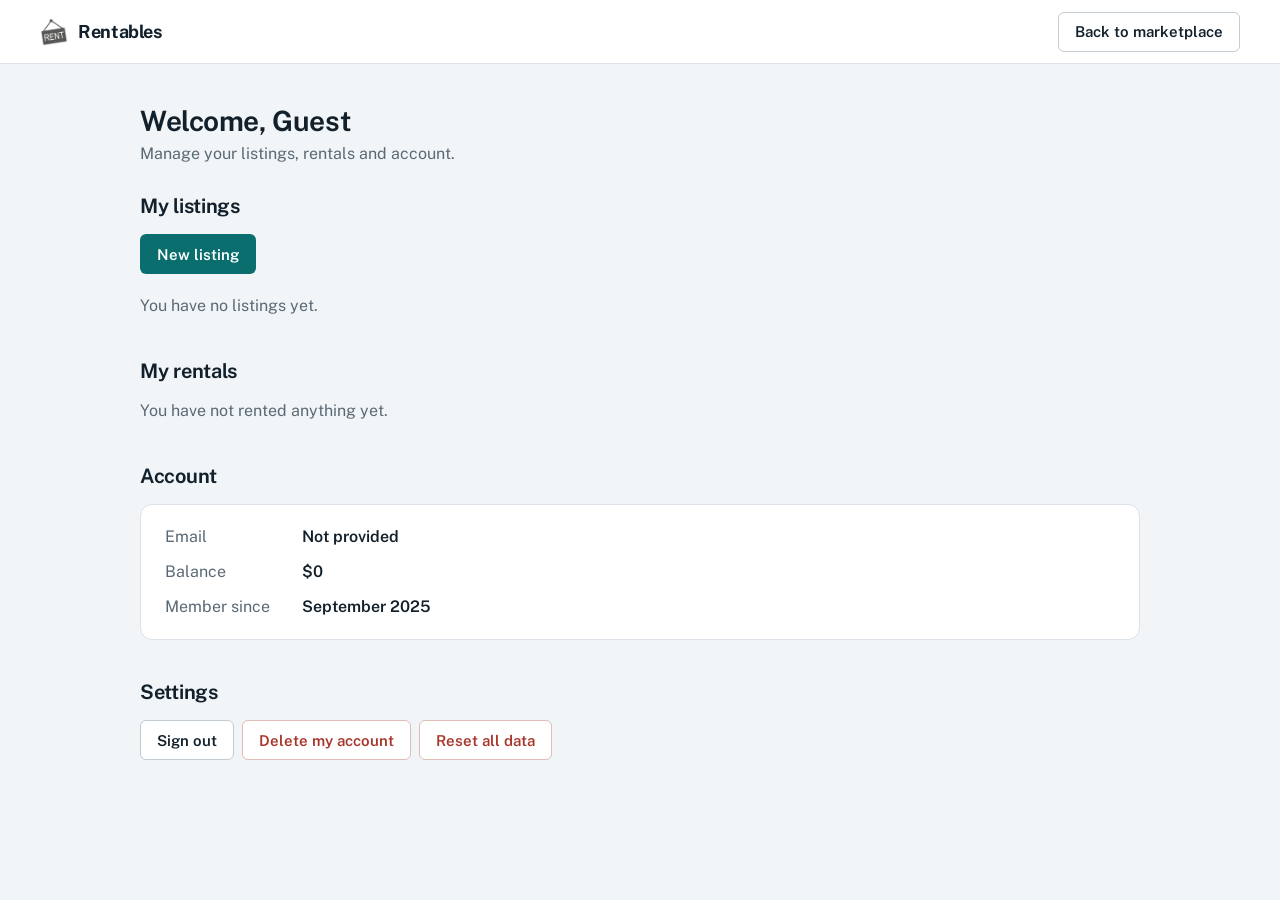
<file: profile2.html>
<!DOCTYPE html>
<html lang="en">
<head>
  <meta charset="UTF-8" />
  <meta name="viewport" content="width=device-width, initial-scale=1.0" />
  <title>Your profile | Rentables</title>
  <link rel="manifest" href="manifest.json">
  <link rel="icon" href="icon-192-v2.png">
  <link rel="preconnect" href="https://fonts.googleapis.com">
  <link rel="preconnect" href="https://fonts.gstatic.com" crossorigin>
  <link href="https://fonts.googleapis.com/css2?family=Public+Sans:wght@400..700&display=swap" rel="stylesheet">
  <link rel="stylesheet" href="rentables.css" />
</head>
<body>
  <header class="nav">
    <a class="brand" href="front2.html"><img src="icon-192-v2.png" alt="" /><span>Rentables</span></a>
    <span class="nav-spacer"></span>
    <a class="btn btn-secondary" href="front2.html">Back to marketplace</a>
  </header>

  <main class="container">
    <div class="page-head">
      <h1 id="greeting"></h1>
      <p>Manage your listings, rentals and account.</p>
    </div>

    <section class="section">
      <h2>My listings</h2>
      <button onclick="openListingForm()" class="btn btn-primary" style="margin-bottom:20px">New listing</button>
      <div id="listingFormContainer"></div>
      <div class="grid" id="listingsContainer"><p class="muted">You have no listings yet.</p></div>
    </section>

    <section class="section">
      <h2>My rentals</h2>
      <div class="grid" id="rentingsContainer"><p class="muted">You have not rented anything yet.</p></div>
    </section>

    <section class="section">
      <h2>Account</h2>
      <dl class="info-list">
        <dt>Email</dt><dd id="emailDisplay"></dd>
        <dt>Balance</dt><dd id="balanceDisplay"></dd>
        <dt>Member since</dt><dd>September 2025</dd>
      </dl>
    </section>

    <section class="section">
      <h2>Settings</h2>
      <div class="link-list">
        <a class="btn btn-secondary" href="index.html">Sign out</a>
        <button onclick="resetUserData()" class="btn btn-danger">Delete my account</button>
        <button onclick="logoutUser()" class="btn btn-danger">Reset all data</button>
      </div>
    </section>
  </main>

  <script>
    const name = localStorage.getItem("userName") || "Guest";
    const email = localStorage.getItem("userEmail") || "Not provided";
    const balance = localStorage.getItem("userBalance") || "0";

    document.getElementById("greeting").textContent = `Welcome, ${name}`;
    document.getElementById("emailDisplay").textContent = email;
    document.getElementById("balanceDisplay").textContent = `$${balance}`;

    function esc(s) {
      return String(s).replace(/[&<>"']/g, c => ({ "&": "&amp;", "<": "&lt;", ">": "&gt;", '"': "&quot;", "'": "&#39;" }[c]));
    }
  </script>

  <script>
    // Photo cropper: drag to move, slider to zoom
    let crop = null;
    let drag = null;
    const FRAME_BG = "#f2f5f7";

    function loadImage(input) {
      const file = input.files[0];
      const box = document.getElementById("cropper");
      if (crop && crop.url) URL.revokeObjectURL(crop.url);
      crop = null;
      box.hidden = true;
      if (!file) return;

      const url = URL.createObjectURL(file);
      const img = document.getElementById("cropImg");
      img.onload = () => {
        box.hidden = false;
        const frame = document.getElementById("cropFrame");
        const fw = frame.clientWidth, fh = frame.clientHeight;
        const natW = img.naturalWidth, natH = img.naturalHeight;
        const cover = Math.max(fw / natW, fh / natH);
        const contain = Math.min(fw / natW, fh / natH);
        crop = {
          img, url, natW, natH,
          min: contain, max: cover * 3, scale: cover,
          x: (fw - natW * cover) / 2, y: (fh - natH * cover) / 2
        };
        document.getElementById("cropZoom").value = ((cover - contain) / (cover * 3 - contain)) * 100;
        applyCrop();
      };
      img.onerror = () => {
        alert("That file could not be used as an image. Try a JPG or PNG.");
        input.value = "";
      };
      img.src = url;
    }

    function applyCrop() {
      const frame = document.getElementById("cropFrame");
      const fw = frame.clientWidth, fh = frame.clientHeight;
      const w = crop.natW * crop.scale, h = crop.natH * crop.scale;
      // Keep the photo from being dragged out of the frame
      crop.x = w >= fw ? Math.min(0, Math.max(fw - w, crop.x)) : Math.min(fw - w, Math.max(0, crop.x));
      crop.y = h >= fh ? Math.min(0, Math.max(fh - h, crop.y)) : Math.min(fh - h, Math.max(0, crop.y));
      Object.assign(crop.img.style, { width: w + "px", height: h + "px", left: crop.x + "px", top: crop.y + "px" });
    }

    function onCropZoom(value) {
      if (!crop) return;
      const frame = document.getElementById("cropFrame");
      const cx = frame.clientWidth / 2, cy = frame.clientHeight / 2;
      const px = (cx - crop.x) / crop.scale, py = (cy - crop.y) / crop.scale;
      crop.scale = crop.min + (crop.max - crop.min) * (value / 100);
      crop.x = cx - px * crop.scale;
      crop.y = cy - py * crop.scale;
      applyCrop();
    }

    function cropDown(e) {
      if (!crop) return;
      drag = { px: e.clientX, py: e.clientY, x: crop.x, y: crop.y };
      e.currentTarget.setPointerCapture(e.pointerId);
      e.currentTarget.classList.add("dragging");
    }
    function cropMove(e) {
      if (!drag) return;
      crop.x = drag.x + e.clientX - drag.px;
      crop.y = drag.y + e.clientY - drag.py;
      applyCrop();
    }
    function cropUp(e) {
      drag = null;
      e.currentTarget.classList.remove("dragging");
    }
    function cropWheel(e) {
      if (!crop) return;
      e.preventDefault();
      const zoom = document.getElementById("cropZoom");
      zoom.value = Math.min(100, Math.max(0, +zoom.value - e.deltaY / 10));
      onCropZoom(zoom.value);
    }

    // Draw exactly what the frame shows into a 4:3 image
    function getCroppedImage() {
      if (!crop) return "";
      const fw = document.getElementById("cropFrame").clientWidth;
      const outW = 900, outH = 675, r = outW / fw;
      const canvas = document.createElement("canvas");
      canvas.width = outW;
      canvas.height = outH;
      const ctx = canvas.getContext("2d");
      ctx.fillStyle = FRAME_BG;
      ctx.fillRect(0, 0, outW, outH);
      ctx.drawImage(crop.img, crop.x * r, crop.y * r, crop.natW * crop.scale * r, crop.natH * crop.scale * r);
      return canvas.toDataURL("image/jpeg", 0.82);
    }

    function openListingForm() {
      crop = null;
      document.getElementById("listingFormContainer").innerHTML = `
        <div class="form-card">
          <div class="field"><label for="listingTitle">Title</label><input id="listingTitle" type="text" /></div>
          <div class="field">
            <label for="listingImage">Photo</label>
            <input id="listingImage" type="file" accept="image/*" onchange="loadImage(this)" />
            <div id="cropper" class="cropper" hidden>
              <div class="crop-frame" id="cropFrame" onpointerdown="cropDown(event)" onpointermove="cropMove(event)" onpointerup="cropUp(event)" onpointercancel="cropUp(event)" onwheel="cropWheel(event)">
                <img id="cropImg" alt="" draggable="false" />
              </div>
              <div class="crop-zoom"><label for="cropZoom">Zoom</label><input id="cropZoom" type="range" min="0" max="100" value="0" oninput="onCropZoom(this.value)" /></div>
              <p class="muted crop-hint">Drag the photo to move it. This frame matches how it shows on the site.</p>
            </div>
          </div>
          <div class="field"><label for="listingDescription">Description</label><textarea id="listingDescription"></textarea></div>
          <div class="field"><label for="listingRate">Rate per day ($)</label><input id="listingRate" type="number" min="1" /></div>
          <div class="row">
            <button onclick="saveListing()" class="btn btn-primary">Save listing</button>
            <button onclick="document.getElementById('listingFormContainer').innerHTML = ''" class="btn btn-secondary">Cancel</button>
          </div>
        </div>
      `;
    }

    function saveListing() {
      const title = document.getElementById("listingTitle").value;
      const image = getCroppedImage();
      const description = document.getElementById("listingDescription").value;
      const rate = parseFloat(document.getElementById("listingRate").value);

      if (!title || !image || !description || isNaN(rate) || rate <= 0) {
        alert("Please fill out all fields and choose a photo.");
        return;
      }

      const listings = JSON.parse(localStorage.getItem("userListings") || "[]");

      const newListing = {
        id: Date.now(),
        title,
        image,
        description,
        rate,
        hiddenInProfile: false
      };

      listings.push(newListing);
      try {
        localStorage.setItem("userListings", JSON.stringify(listings));
      } catch (err) {
        alert("Not enough storage left in this browser. Delete an old listing or choose a smaller photo.");
        return;
      }

      alert("Listing created!");
      window.location.reload();
    }

    function deleteListing(id) {
      if (!confirm("Delete this listing?")) return;
      const listings = JSON.parse(localStorage.getItem("userListings") || "[]");
      const updated = listings.filter(l => l.id !== id);
      localStorage.setItem("userListings", JSON.stringify(updated));
      window.location.reload();
    }

    const rentings = JSON.parse(localStorage.getItem("userRentings") || "[]");
    const rentingsContainer = document.getElementById("rentingsContainer");

    if (rentings.length > 0 && rentingsContainer) {
      rentingsContainer.innerHTML = "";
      rentings.forEach(rental => {
        const card = document.createElement("div");
        card.className = "card";
        card.innerHTML = `
          <img src="${esc(rental.image)}" alt="" />
          <div class="card-body">
            <h3>${esc(rental.title)}</h3>
            <p class="card-desc">${esc(rental.description)}</p>
            <p class="muted" style="font-size:0.9rem">${esc(rental.start)} to ${esc(rental.end)}</p>
            <p class="price"><strong>$${esc(rental.cost)}</strong> total</p>
          </div>
        `;
        rentingsContainer.appendChild(card);
      });
    }

    function resetUserData() {
      if (!confirm("Delete your account? This removes your details, balance and rentals.")) return;
      localStorage.removeItem("userName");
      localStorage.removeItem("userEmail");
      localStorage.removeItem("userBalance");
      localStorage.removeItem("rentings");
      localStorage.removeItem("userRentings");

      const listings = JSON.parse(localStorage.getItem("userListings") || "[]");
      const updated = listings.map(l => ({ ...l, hiddenInProfile: true }));
      localStorage.setItem("userListings", JSON.stringify(updated));

      alert("Your account has been deleted");
      window.location.href = "index.html";
    }

    function logoutUser() {
      if (!confirm("Reset all data on this device? This cannot be undone.")) return;
      localStorage.clear();
      window.location.href = "index.html";
    }

    const listings = JSON.parse(localStorage.getItem("userListings") || "[]");
    const container = document.getElementById("listingsContainer");
    const visible = listings.filter(l => !l.hiddenInProfile);

    if (visible.length > 0 && container) {
      container.innerHTML = "";
      visible.forEach(listing => {
        const card = document.createElement("div");
        card.className = "card";
        card.innerHTML = `
          <img src="${esc(listing.image)}" alt="" />
          <div class="card-body">
            <h3>${esc(listing.title)}</h3>
            <p class="card-desc">${esc(listing.description)}</p>
            <p class="price"><strong>$${esc(listing.rate)}</strong> per day</p>
            <div class="card-actions">
              <a class="btn btn-secondary" href="listing.html?id=${listing.id}">View listing</a>
              <button onclick="deleteListing(${listing.id})" class="btn btn-danger">Delete</button>
            </div>
          </div>
        `;
        container.appendChild(card);
      });
    }
  </script>
  <script src="register-sw.js"></script>
</body>
</html>
</file>
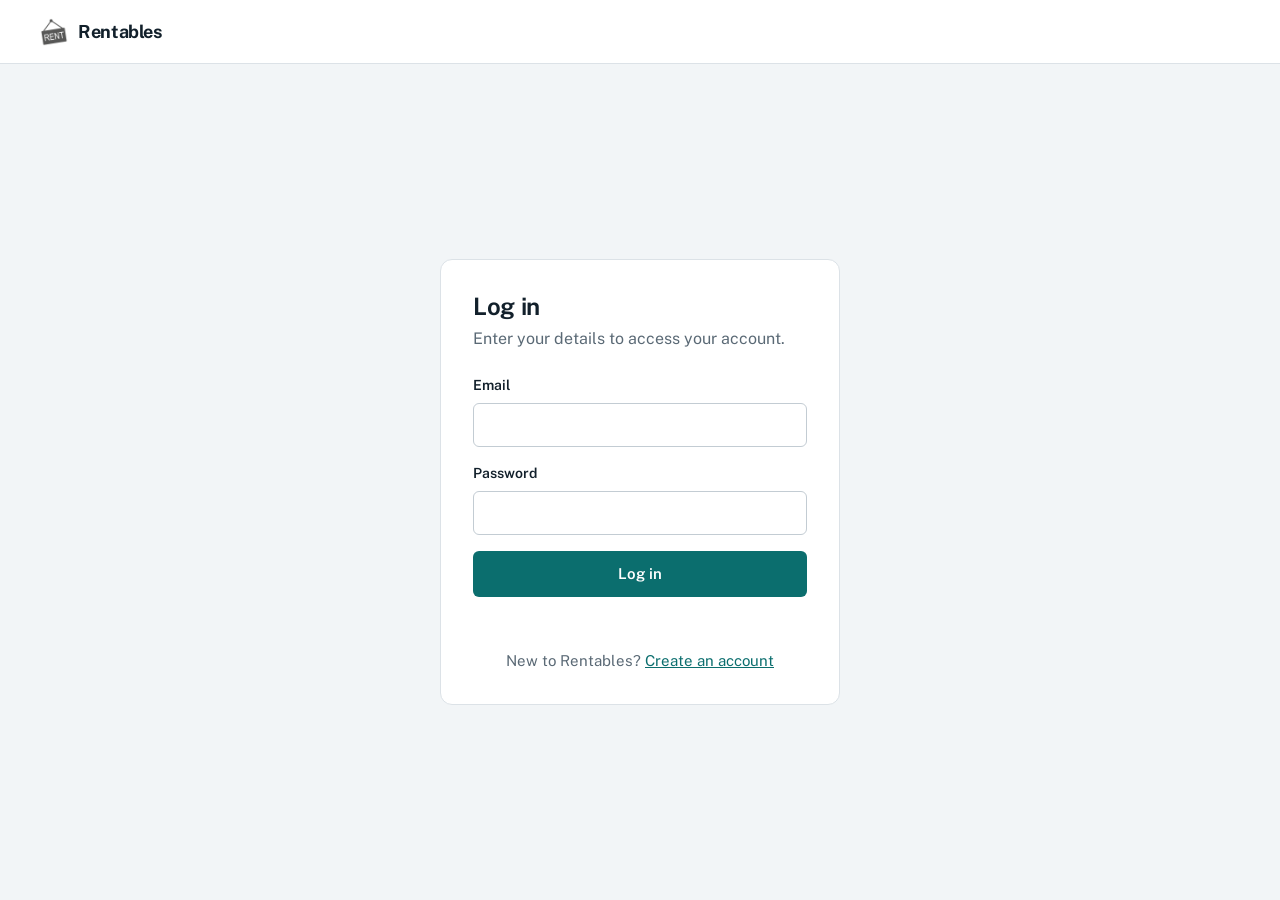
<file: sign_in2.html>
<!DOCTYPE html>
<html lang="en">
<head>
  <meta charset="UTF-8" />
  <meta name="viewport" content="width=device-width, initial-scale=1.0" />
  <title>Log in | Rentables</title>
  <link rel="manifest" href="manifest.json">
  <link rel="icon" href="icon-192-v2.png">
  <link rel="preconnect" href="https://fonts.googleapis.com">
  <link rel="preconnect" href="https://fonts.gstatic.com" crossorigin>
  <link href="https://fonts.googleapis.com/css2?family=Public+Sans:wght@400..700&display=swap" rel="stylesheet">
  <link rel="stylesheet" href="rentables.css" />
</head>
<body>
  <header class="nav"><a class="brand" href="index.html"><img src="icon-192-v2.png" alt="" /><span>Rentables</span></a></header>
  <main class="auth-wrap">
    <section class="auth-card">
      <h1>Log in</h1>
      <p class="sub">Enter your details to access your account.</p>
      <form onsubmit="return validateLogin()">
        <div class="field">
          <label for="email">Email</label>
          <input type="email" id="email" autocomplete="email" required />
        </div>
        <div class="field">
          <label for="password">Password</label>
          <input type="password" id="password" autocomplete="current-password" required />
        </div>
        <button type="submit" class="btn btn-primary btn-block">Log in</button>
        <div id="error" class="error" role="alert"></div>
      </form>
      <p class="auth-foot">New to Rentables? <a href="sign_up.html">Create an account</a></p>
    </section>
  </main>

  <script>
    function validateLogin() {
      const email = document.getElementById("email").value;
      const password = document.getElementById("password").value;
      const errorDiv = document.getElementById("error");

      const correctPassword = localStorage.getItem("userPassword");
      const correctEmail = localStorage.getItem("userEmail");
      const correct2Email = "maangarg@gmail.com";
      const correct2Password = "44445678";

      if (email === correctEmail && password === correctPassword) {
        errorDiv.textContent = "";
        window.location.href = 'front2.html';
        return false;
      } else if (email === correct2Email && password === correct2Password) {
        errorDiv.textContent = "";
        window.location.href = 'front.html';
        return false;
      } else {
        errorDiv.textContent = "Email or password is incorrect. Check your details and try again.";
        return false;
      }
    }
  </script>
</body>
</html>
</file>
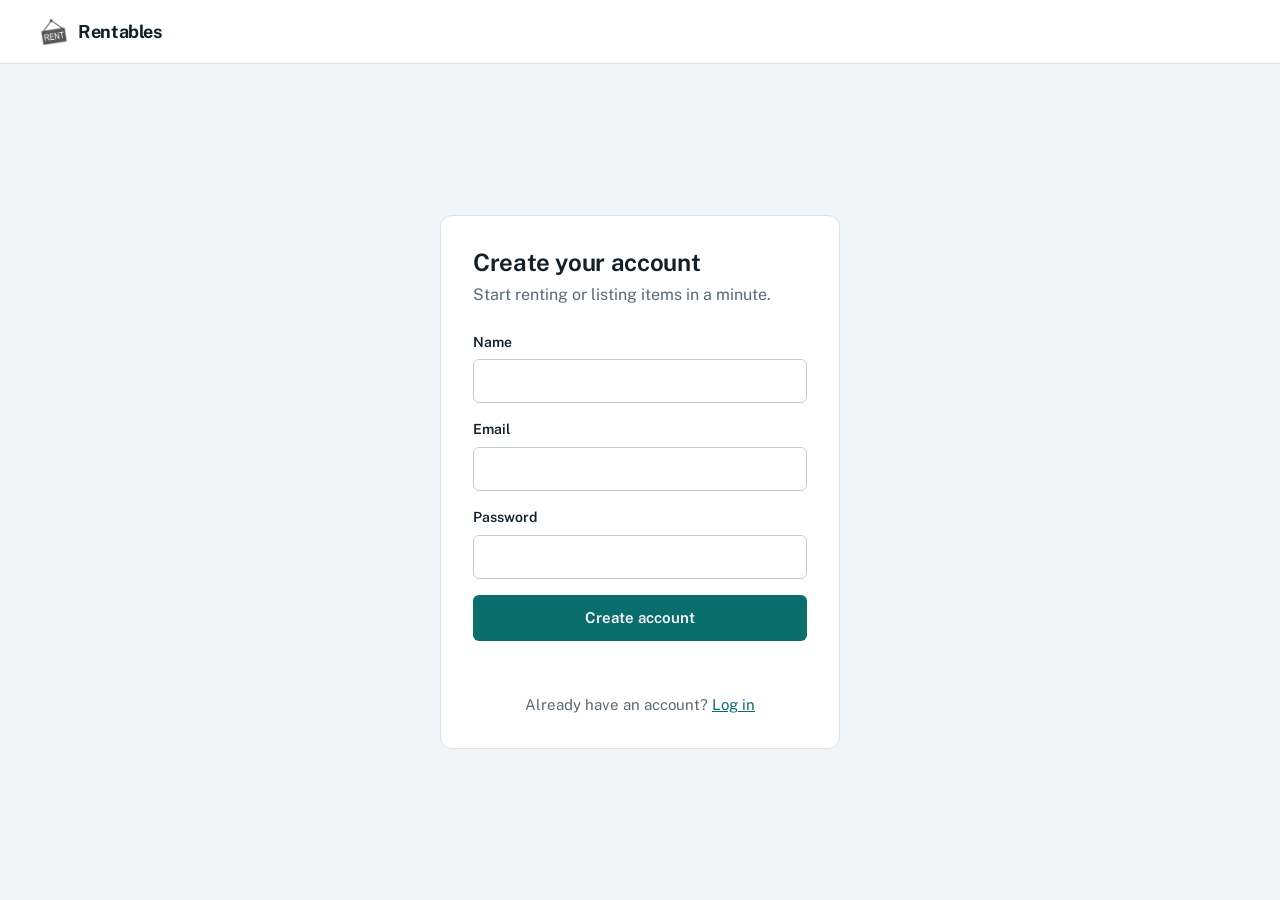
<file: sign_up.html>
<!DOCTYPE html>
<html lang="en">
<head>
  <meta charset="UTF-8" />
  <meta name="viewport" content="width=device-width, initial-scale=1.0" />
  <title>Create account | Rentables</title>
  <link rel="manifest" href="manifest.json">
  <link rel="icon" href="icon-192-v2.png">
  <link rel="preconnect" href="https://fonts.googleapis.com">
  <link rel="preconnect" href="https://fonts.gstatic.com" crossorigin>
  <link href="https://fonts.googleapis.com/css2?family=Public+Sans:wght@400..700&display=swap" rel="stylesheet">
  <link rel="stylesheet" href="rentables.css" />
</head>
<body>
  <header class="nav"><a class="brand" href="index.html"><img src="icon-192-v2.png" alt="" /><span>Rentables</span></a></header>
  <main class="auth-wrap">
    <section class="auth-card">
      <h1>Create your account</h1>
      <p class="sub">Start renting or listing items in a minute.</p>
      <form onsubmit="return handleSignup()">
        <div class="field">
          <label for="name">Name</label>
          <input type="text" id="name" autocomplete="name" required />
        </div>
        <div class="field">
          <label for="email">Email</label>
          <input type="email" id="email" autocomplete="email" required />
        </div>
        <div class="field">
          <label for="password">Password</label>
          <input type="password" id="password" autocomplete="new-password" required />
        </div>
        <button type="submit" class="btn btn-primary btn-block">Create account</button>
        <div class="message" id="signupMessage" role="status"></div>
      </form>
      <p class="auth-foot">Already have an account? <a href="sign_in2.html">Log in</a></p>
    </section>
  </main>

  <script>
    function handleSignup() {
      const name = document.getElementById("name").value;
      const email = document.getElementById("email").value;
      const password = document.getElementById("password").value;
      const message = document.getElementById("signupMessage");

      if (name && email && password) {
        localStorage.setItem("userName", name);
        localStorage.setItem("userEmail", email);
        localStorage.setItem("userPassword", password);
        message.textContent = "Account created. Taking you to the marketplace.";
        localStorage.setItem("userBalance", "50");
        setTimeout(() => {
          window.location.href = "front2.html";
        }, 1000);
        return false;
      }
      return false;
    }
  </script>
</body>
</html>
</file>
<file: rentables.css>
:root {
  --bg: #f2f5f7;
  --surface: #ffffff;
  --ink: #12202b;
  --muted: #5a6975;
  --line: #dce2e7;
  --line-strong: #c3ccd3;
  --accent: #0b6e6e;
  --accent-hover: #085757;
  --accent-soft: #e0f0ef;
  --danger: #a8362b;
  --r-control: 6px;
  --r-panel: 12px;
  --nav-h: 64px;
  --font: 'Public Sans', 'Segoe UI', system-ui, sans-serif;
}

*, *::before, *::after { box-sizing: border-box; }

body {
  margin: 0;
  background: var(--bg);
  color: var(--ink);
  font-family: var(--font);
  font-size: 16px;
  line-height: 1.55;
  -webkit-font-smoothing: antialiased;
}

h1, h2, h3 { margin: 0; line-height: 1.2; letter-spacing: -0.015em; font-weight: 650; }
h1 { font-size: 1.75rem; }
h2 { font-size: 1.25rem; }
p { margin: 0; }
a { color: var(--accent); }
img { display: block; max-width: 100%; }
.muted { color: var(--muted); }
:focus-visible { outline: 2px solid var(--accent); outline-offset: 2px; }

/* Top bar */
.nav {
  position: sticky; top: 0; z-index: 50;
  height: var(--nav-h);
  display: flex; align-items: center; gap: 12px;
  padding: 0 clamp(16px, 4vw, 40px);
  background: var(--surface);
  border-bottom: 1px solid var(--line);
}
.brand {
  display: flex; align-items: center; gap: 10px;
  color: var(--ink); text-decoration: none;
  font-weight: 700; font-size: 1.125rem; letter-spacing: -0.02em;
}
.brand img { width: 28px; height: 28px; }
.nav-spacer { flex: 1; }
.nav-search { flex: 0 1 360px; margin-left: 16px; }
.nav-search input { height: 40px; }
.balance { font-size: 0.875rem; color: var(--muted); white-space: nowrap; }
.balance span { color: var(--ink); font-weight: 650; }

/* Buttons */
.btn {
  display: inline-flex; align-items: center; justify-content: center;
  height: 40px; padding: 0 16px;
  font: inherit; font-size: 0.9375rem; font-weight: 600; text-decoration: none;
  border: 1px solid transparent; border-radius: var(--r-control);
  cursor: pointer;
  transition: background-color 0.15s, border-color 0.15s;
}
.btn-primary { background: var(--accent); color: #fff; }
.btn-primary:hover { background: var(--accent-hover); }
.btn-secondary { background: var(--surface); color: var(--ink); border-color: var(--line-strong); }
.btn-secondary:hover { background: var(--bg); }
.btn-ghost { background: transparent; color: var(--ink); }
.btn-ghost:hover { background: var(--bg); }
.btn-danger { background: var(--surface); color: var(--danger); border-color: #e0bcb7; }
.btn-danger:hover { background: #fbf0ee; }
.btn-block { width: 100%; height: 46px; }

/* Forms */
label { display: block; margin-bottom: 6px; font-size: 0.875rem; font-weight: 600; }
input[type=text], input[type=email], input[type=password], input[type=number], input[type=search], textarea {
  width: 100%; height: 44px; padding: 0 12px;
  font: inherit; color: var(--ink);
  background: var(--surface);
  border: 1px solid var(--line-strong); border-radius: var(--r-control);
}
textarea { height: auto; min-height: 96px; padding: 10px 12px; resize: vertical; }
input::placeholder, textarea::placeholder { color: #8493a0; }
input:focus, textarea:focus { outline: none; border-color: var(--accent); box-shadow: 0 0 0 3px var(--accent-soft); }
.field { margin-bottom: 16px; }

/* Sign in / sign up */
.auth-wrap { min-height: calc(100vh - var(--nav-h)); display: grid; place-items: center; padding: 32px 16px; }
.auth-card {
  width: 100%; max-width: 400px; padding: 32px;
  background: var(--surface); border: 1px solid var(--line); border-radius: var(--r-panel);
}
.auth-card h1 { font-size: 1.5rem; margin-bottom: 6px; }
.auth-card .sub { color: var(--muted); margin-bottom: 24px; }
.auth-foot { margin-top: 20px; font-size: 0.9375rem; color: var(--muted); text-align: center; }
.error { min-height: 1.4em; margin-top: 12px; font-size: 0.9rem; color: var(--danger); }
.message { min-height: 1.4em; margin-top: 12px; font-size: 0.9rem; color: var(--accent); }

/* Page layout */
.container { max-width: 1080px; margin: 0 auto; padding: 40px clamp(16px, 4vw, 40px) 72px; }
.page-head { margin-bottom: 28px; }
.page-head p { margin-top: 4px; color: var(--muted); }

/* Listing cards */
.grid { display: grid; grid-template-columns: repeat(auto-fill, minmax(260px, 1fr)); gap: 24px; }
.card {
  display: flex; flex-direction: column;
  background: var(--surface); border: 1px solid var(--line); border-radius: var(--r-panel);
  overflow: hidden; color: inherit; text-decoration: none;
  transition: border-color 0.15s;
}
a.card:hover { border-color: var(--accent); }
.card img { width: 100%; aspect-ratio: 4 / 3; object-fit: cover; background: var(--line); }
.card-body { display: flex; flex-direction: column; gap: 6px; flex: 1; padding: 16px; }
.card-body h3 { font-size: 1.0625rem; }
.card-desc {
  color: var(--muted); font-size: 0.9rem;
  display: -webkit-box; -webkit-line-clamp: 2; -webkit-box-orient: vertical; overflow: hidden;
}
.price { margin-top: auto; padding-top: 6px; font-size: 0.9rem; color: var(--muted); }
.price strong { font-size: 1.0625rem; color: var(--ink); font-weight: 700; }
.card-actions { display: flex; gap: 8px; align-items: center; margin-top: 8px; }
.card-actions .btn { height: 36px; }
.empty { padding: 48px 0; text-align: center; color: var(--muted); }

/* Rental detail pages */
.detail { display: grid; grid-template-columns: minmax(0, 1.15fr) minmax(0, 1fr); gap: clamp(24px, 4vw, 56px); align-items: start; }
.detail-media img { width: 100%; aspect-ratio: 4 / 3; object-fit: cover; border: 1px solid var(--line); border-radius: var(--r-panel); background: var(--line); }
.detail-panel { padding: 28px; background: var(--surface); border: 1px solid var(--line); border-radius: var(--r-panel); }
.detail-panel h1 { margin-bottom: 8px; }
.detail-panel .price { margin: 0 0 16px; padding: 0; }
.detail-panel .price strong { font-size: 1.375rem; }
.detail-desc { margin-bottom: 24px; padding-bottom: 24px; color: var(--muted); border-bottom: 1px solid var(--line); }
.output { margin: 16px 0 20px; padding: 12px 14px; font-size: 0.9375rem; font-weight: 600; background: var(--bg); border-radius: var(--r-control); }
.rate-display { margin: 0 0 16px; font-size: 1.125rem; font-weight: 650; }

/* Date picker */
#datepicker { cursor: pointer; }
.litepicker {
  --litepicker-is-start-color-bg: var(--accent);
  --litepicker-is-end-color-bg: var(--accent);
  --litepicker-day-color-hover: var(--accent);
  --litepicker-is-today-color: var(--accent);
  font-family: var(--font);
}
.litepicker .is-in-range { background-color: var(--accent-soft) !important; color: var(--ink) !important; }
.litepicker .is-start-date, .litepicker .is-end-date { background-color: var(--accent) !important; color: #fff !important; }

/* Profile */
.section { margin-bottom: 40px; }
.section > h2 { margin-bottom: 16px; }
.info-list { display: grid; grid-template-columns: max-content 1fr; gap: 10px 32px; padding: 20px 24px; background: var(--surface); border: 1px solid var(--line); border-radius: var(--r-panel); }
.info-list dt { color: var(--muted); }
.info-list dd { margin: 0; font-weight: 600; overflow-wrap: anywhere; }
.form-card { max-width: 480px; margin: 0 0 24px; padding: 24px; background: var(--surface); border: 1px solid var(--line); border-radius: var(--r-panel); }
.form-card .field:last-of-type { margin-bottom: 20px; }
.form-card .row { display: flex; gap: 8px; }
.link-list { display: flex; flex-wrap: wrap; gap: 8px; }

@media (max-width: 760px) {
  .detail { grid-template-columns: 1fr; }
  .nav-search { flex-basis: 0; flex-grow: 1; margin-left: 0; }
  .brand span { display: none; }
  .container { padding-top: 24px; }
}
@media (prefers-reduced-motion: reduce) { * { transition: none !important; } }

.btn-gray { background: #e3e8ec; color: var(--ink); border-color: #e3e8ec; }
.btn-gray:hover { background: var(--accent-soft); color: var(--accent); border-color: var(--accent); }

input[type=file] { width: 100%; padding: 8px; font: inherit; font-size: 0.9rem; background: var(--surface); border: 1px dashed var(--line-strong); border-radius: var(--r-control); }
input[type=file]::file-selector-button { margin-right: 12px; padding: 6px 12px; font: inherit; font-weight: 600; color: var(--ink); background: var(--bg); border: 1px solid var(--line-strong); border-radius: var(--r-control); cursor: pointer; }
.preview { width: 100%; max-height: 200px; margin-top: 12px; object-fit: cover; border: 1px solid var(--line); border-radius: var(--r-control); }

/* Photo cropper */
.cropper { margin-top: 12px; }
.crop-frame { position: relative; width: 100%; aspect-ratio: 4 / 3; overflow: hidden; background: #f2f5f7; border: 1px solid var(--line-strong); border-radius: var(--r-control); cursor: grab; touch-action: none; user-select: none; }
.crop-frame.dragging { cursor: grabbing; }
.crop-frame img { position: absolute; max-width: none; pointer-events: none; }
.crop-zoom { display: flex; align-items: center; gap: 12px; margin-top: 12px; }
.crop-zoom label { margin: 0; }
.crop-zoom input { flex: 1; accent-color: var(--accent); }
.crop-hint { margin-top: 8px; font-size: 0.8125rem; }
</file>
